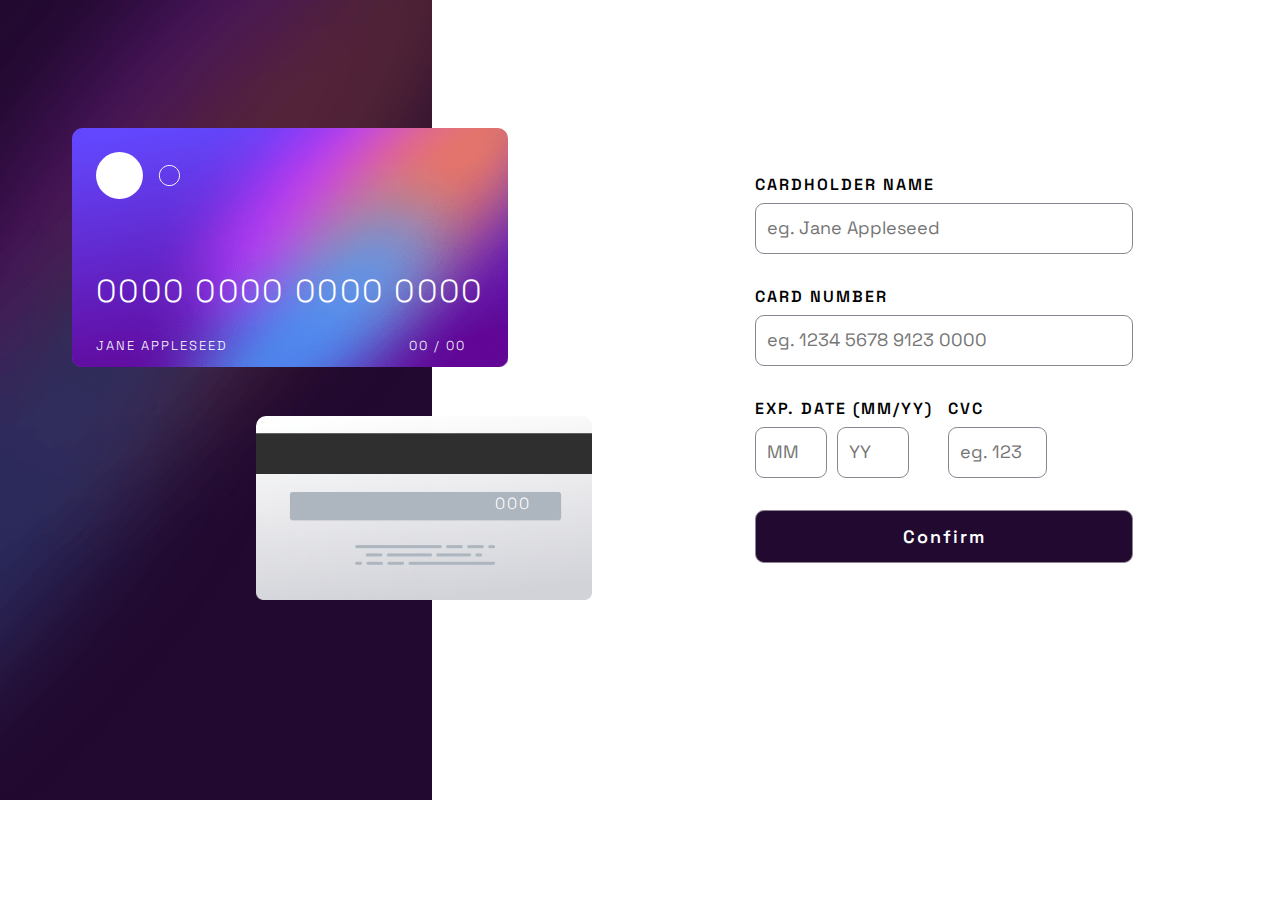
<file: index.html>
<!DOCTYPE html>
<html lang="en">
<head>
  <meta charset="UTF-8">
  <meta name="viewport" content="width=device-width, initial-scale=1.0"> <!-- displays site properly based on user's device -->

  <link rel="icon" type="image/png" sizes="32x32" href="./images/favicon-32x32.png">
  
   <title>Frontend Mentor | Interactive card details form</title>

    <!-- Google fonts -->
    <link rel="preconnect" href="https://fonts.googleapis.com">
    <link rel="preconnect" href="https://fonts.gstatic.com" crossorigin>
    <link href="https://fonts.googleapis.com/css2?family=Space+Grotesk:wght@500&display=swap" rel="stylesheet">
    <link rel="stylesheet" href="cache.css">
</head>
<body>

  <!-- 1st Half -->
  <header>
    <section id="index">
      <!-- front card -->
      <div id="cc">
        <img id="negl" class="topg" src=".\images\card-logo.svg">
         <h1 id="cc-numbers" class="topg">
             0000 0000 0000 0000
         </h1>
     <div id="cc-name" class="topg">
      <span id="name-output">JANE APPLESEED </span>
      <span id="date001">00</span>
      <span id="divider">/</span>
      <span id="date002">00</span>
    </div>
  </div>
    <div id="load-am">
    <div class="topg" id="cvc-shii">
      000
    </div>
   </div>
   </section>
  </header>

  <!-- 2nd Half  -->
   <div id="scnd">
    <form id="form" name="card-details">
      <div class="contain">
      <div class="tits">
        CARDHOLDER NAME
      </div>
      <input id="name-input" type="text" class="birkins" placeholder="eg. Jane Appleseed" maxlength="16">
      <div id="err001"> Can't be blank bro!
      </div>
    </div>
    <div class="contain">
      <DIV class="tits">
        CARD NUMBER
      </DIV>
      <input id="numbers-input" type="text" class="birkins" maxlength="16" aria-placeholder="Put in your credit card-number here" placeholder="eg. 1234 5678 9123 0000 " >
      <div id="err002">
      </div>
    </div>
    <div class="contain">
      <div class="tits">
        EXP. DATE (MM/YY) <span id="minor"> CVC</span>
      </div>
      <!-- minis -->
      <section class="box">
        <input id="mini001" type="number" placeholder="MM" max="2">
        <input id="mini002" type="number" placeholder="YY" max="2">
        <input id="mini003" type="number" placeholder="eg. 123" max="3">
        <span id="err003b"> Can't be blank!</span>
      </section>
      <div id="err">
        <span id="err003a">Can't be blank!</span>
      </div>
    </div>
      <input type="submit" class="submit" id="submit001" value="Confirm">
    </form>
    <!-- sucess msg -->
  <div id="sxcs">
    <img id="good" src=".\images\icon-complete.svg" alt="check-mate">
    <div id="ty">THANK YOU!</div>
    <div id="ty2">We've added your card details</div>
    <input type="button" class="submit" id="submit002" value="Continue">
  </div>
  </div>

  


<script src="default.js"></script>
  
</body>
</html>
</file>
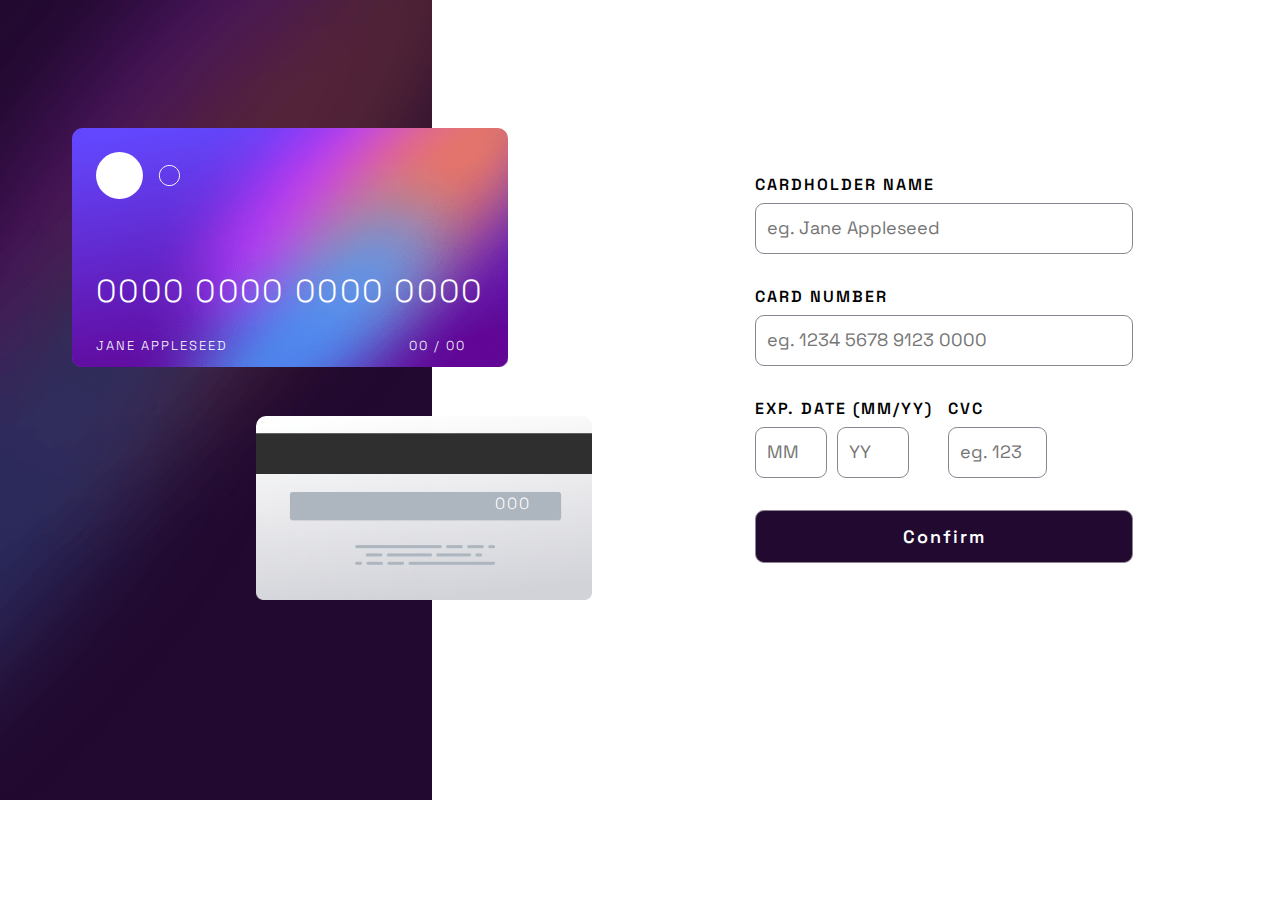
<file: docs/index.html>
<!DOCTYPE html>
<html lang="en">
<head>
  <meta charset="UTF-8">
  <meta name="viewport" content="width=device-width, initial-scale=1.0"> <!-- displays site properly based on user's device -->

  <link rel="icon" type="image/png" sizes="32x32" href="./images/favicon-32x32.png">
  
   <title>Frontend Mentor | Interactive card details form</title>

    <!-- Google fonts -->
    <link rel="preconnect" href="https://fonts.googleapis.com">
    <link rel="preconnect" href="https://fonts.gstatic.com" crossorigin>
    <link href="https://fonts.googleapis.com/css2?family=Space+Grotesk:wght@500&display=swap" rel="stylesheet">
    <link rel="stylesheet" href="cache.css">
</head>
<body>

  <!-- 1st Half -->
  <header>
    <section id="index">
      <!-- front card -->
      <div id="cc">
        <img id="negl" class="topg" src="\images\card-logo.svg">
         <h1 id="cc-numbers" class="topg">
             0000 0000 0000 0000
         </h1>
     <div id="cc-name" class="topg">
      <span id="name-output">JANE APPLESEED </span>
      <span id="date001">00</span>
      <span id="divider">/</span>
      <span id="date002">00</span>
    </div>
  </div>
    <div id="load-am">
    <div class="topg" id="cvc-shii">
      000
    </div>
   </div>
   </section>
  </header>

  <!-- 2nd Half  -->
   <div id="scnd">
    <form id="form" name="card-details">
      <div class="contain">
      <div class="tits">
        CARDHOLDER NAME
      </div>
      <input id="name-input" type="text" class="birkins" placeholder="eg. Jane Appleseed" maxlength="16">
      <div id="err001"> Can't be blank bro!
      </div>
    </div>
    <div class="contain">
      <DIV class="tits">
        CARD NUMBER
      </DIV>
      <input id="numbers-input" type="text" class="birkins" maxlength="16" aria-placeholder="Put in your credit card-number here" placeholder="eg. 1234 5678 9123 0000 " >
      <div id="err002">
      </div>
    </div>
    <div class="contain">
      <div class="tits">
        EXP. DATE (MM/YY) <span id="minor"> CVC</span>
      </div>
      <!-- minis -->
      <section class="box">
        <input id="mini001" type="number" placeholder="MM" max="2">
        <input id="mini002" type="number" placeholder="YY" max="2">
        <input id="mini003" type="number" placeholder="eg. 123" max="3">
        <span id="err003b"> Can't be blank!</span>
      </section>
      <div id="err">
        <span id="err003a">Can't be blank!</span>
      </div>
    </div>
      <input type="submit" class="submit" id="submit001" value="Confirm">
    </form>
    <!-- sucess msg -->
  <div id="sxcs">
    <img id="good" src="..\images\icon-complete.svg" alt="check-mate">
    <div id="ty">THANK YOU!</div>
    <div id="ty2">We've added your card details</div>
    <input type="button" class="submit" id="submit002" value="Continue">
  </div>
  </div>

  


<script src="default.js"></script>
  
</body>
</html>
</file>
<file: cache.css>
/* prototype */
*,
*::before,
*::after {
  box-sizing: border-box;
}

* {
  margin: 0;
  padding: 0;
}


img, svg
 {
  display: block;
  max-width: 100%;
}

a { 
  text-decoration: none;
  display: inline-block;
}
input[type="number"]::-webkit-inner-spin-button,
  input[type="number"]::-webkit-outer-spin-button {
    -webkit-appearance: none;
    margin: 0;
  }

  input[type="number"] {
    -moz-appearance: textfield;
  }
/* end of prototype */

/* Personal template */

html, ::placeholder {
    font-family:"Space Grotesk", sans-serif;
    font-optical-sizing: auto;
}
html{
  letter-spacing: 2px;
  font-weight: 600;
}
input{
  border: 1px solid hsl(279, 6%, 55%);
  border-radius: 9px;
  padding: 11px;
  padding-top: 14px;
  padding-bottom: 14px;
  font-family: inherit;
  font-size: inherit;
  cursor: pointer;
  transition-timing-function: ease-in-out;
  transition-duration: 200ms;
}
input:hover{
  border-color: black;
}
.submit:hover{
  transform: scale(1.04);
  transition-property: transform;
transition-timing-function: ease-in-out;
transition-duration: 400ms;
}
.topg{
  z-index: 3;
  font-weight: 100;
}
#cc-name{
  font-size: small;
}
::placeholder{
  font-size:large;
}
 /* End of personal template */

/* Normal\Mobile POV */

body{
  display: flex;
  flex-direction: column;
}

#scnd {
  min-width: 90%;
  margin-top: 9rem;
  padding-bottom: 4rem;
  display: flex;
  flex-direction: column;
  justify-content: center;
  align-items: center;
}
form{
  min-width: inherit;
  padding-left: 0.6rem;
  padding-right: 0.6rem;
}

#mini001, #mini002{
  width: 4.5rem;
  margin-right: 4px;
}
#mini003{
  width:5.8rem;
  margin-left: 1.8rem;
}

.birkins{
  min-width: 100%;
}
#minor{
  margin-left: 9px;
}

  header{
    height: 15rem;
    width: 100%;
    background-image: url(./images/bg-main-mobile.png);
    background-size: cover;
    background-repeat: no-repeat;
    display: flex;
    justify-content: center;
    color: white;
  }
  #index{
    position: relative;
    height: inherit;
    width: inherit;
    margin-right: 2.2rem;
    margin-left: 2.2rem;
    color: white;
  }
  
  #cc{
    display: block;
    background-image: url(./images/bg-card-front.png);
    background-size: contain;
    background-repeat: no-repeat;
    width: 447px;
    height: 245px;
    padding: 0.5rem;
    position: absolute;
    left:-1.5rem;
    top: 8.5rem;
    z-index: 1;
    max-width: 100%;
    border-radius: 10px;
  }
  #load-am{
    background-image: url(./images/bg-card-back.png);
    background-size: contain;
    background-repeat: no-repeat;
    max-width: 100%;
    width: 447px;
    height: 245px;
    border-radius: 10px;
    padding-right: 2.7rem;
    padding-top: 0;
    position: absolute;
    right: -1.5rem;
    top: 2.5rem;
    display: flex;
    align-items: stretch;
    justify-content: end;
  }
  #cc-numbers{
    letter-spacing: 2px;
    margin-top: 1.7rem;
    text-wrap: nowrap;
    font-size: large;
    /* max-width: inherit; */
  }
  #cc-name{
    margin-top: .4rem;
  }
  #date001{
    margin-left:1.7rem;
  }
  .tits{
    margin-bottom: 8px;
  }
  .contain {
    margin-bottom: 2rem;
  }
  
.submit{
  min-width: 100%;
  font-family: inherit;
  font-size: large;
  font-weight: 600;
  background-color: hsl(278, 68%, 11%);
  color: white;
  letter-spacing: 2px;
  margin-bottom: 5rem;
}
#cvc-shii{
  width: max-content;
  margin-top: 28%;
}
.box{
  position: relative;
}
#err001, #err002{
  display: none;
  font-size: medium;
  font-weight: 300;
  letter-spacing: 0px;
  margin-top: 5px;
  color: red;
}
#err003b{
  display: none;
  font-size: medium;
  font-weight: 300;
  letter-spacing: 0px;
  color: red;
  position: absolute;
  left: 12rem;
  top: 100%;
  margin-top: 3px;
}
#err{
  display: none;
  font-size: medium;
  font-weight: 300;
  letter-spacing: 0;
  margin-top: 3px;
  color: red;
}
 #sxcs{
  display: none;
  flex-direction: column;
  align-items: center;
  justify-content: center;
  min-width: inherit;
  margin-top: -2.7rem;
 }
#ty{
  font-size: xx-large;
  font-weight: 300;
  letter-spacing: 6px;
  margin-bottom: 1rem;
}
#ty2{
  font-size: larger;
  color:  hsl(270, 10%, 47%);
  letter-spacing:1px;
  margin-bottom: 2.5rem;
}
#good{
  margin-bottom: 2.5rem;
}
/* Emergency --> TAB POV */
@media (min-width:374px){

header{
  height: 15rem;
  width: 100%;
  background-image: url(./images/bg-main-mobile.png);
  background-size: cover;
  background-repeat: no-repeat;
  position: relative;
}

#index{
  margin-right: 3rem;
  margin-left: 3rem;
}

#cc{
  position: absolute;
  left: -1.7rem;
}

#cc-numbers{
  letter-spacing: 2.8px;
  margin-top: 2.3rem;
  text-wrap: nowrap;
  font-size: larger;
  /* max-width: inherit; */
}
#cc-name{
  margin-top: 1rem;
}
#date001{
  margin-left:3rem;
}

#load-am{
  position: absolute;
  right: -1.7rem;
  top: 2.5rem;
 
}

#mini001, #mini002{
  min-width: 4.5rem;
  margin-right: 4px;
}
#mini003{
  margin-left: 1.8rem;
}
.birkins{
  min-width: 100%;
}
#minor{
  margin-left: 9px;
}
}


/* Tab POV */
@media (min-width:424px){
  header{
    height: 18rem;
  }
  #cc{
    padding: 1.2rem;
    top: 10.6rem;
  }
  #cc-numbers{
    margin-top: 2.9rem;
    font-size: x-large;
    letter-spacing: 2.3px;
  }
  #date001{
    margin-left: 4.8rem;
  }
  #sxcs{
    margin-top: 0;
  }
}

/* Emergency--> post TAB POV*/
@media (min-width:519px){
header{
  height: 21rem;
}
  #cc{
    padding: 1.5rem;
    left: -1rem;
  }
#cc-numbers{
  /* letter-spacing: 3px; */
  margin-top: 4.5rem;
  font-size: xx-large;
}
#cc-name{
  margin-top: 1.6rem;
}
#date001{
  margin-left: 11rem;
}
#load-am{
  right: -1rem;
  padding-right: 3.8rem;
}

}


/* Desktop POV */
@media (min-width:1040px) {
  #scnd{
    padding-bottom: 8rem;
    min-width: 80%;

  }
  form, #sxcs{
    min-width: auto;
    margin-left: auto;
    margin-right: auto;
  }
header{
    min-height: 800px;
    max-height: 900px;
    width: 27rem;
    background-image: url(./images/bg-main-desktop.png);
    background-size: cover;
    background-repeat: no-repeat;
    position: relative;
}
#cc{
  position: absolute;
  left: 1.5rem;
  top:8rem;
  max-width: max-content;
}
#load-am{
  position: absolute;
  right: -13rem;
  top: 26rem;
  width: 500px;
  height: 250px;
}
body{
  flex-direction: row;
}
img{
  /* max-width: 100%; */
}
#mini001, #mini002{
  width: 4.5rem;
  margin-right: 4px;
}
#mini003{
  width: 6.2rem;
  margin-left: 1.8rem;
}
.birkins{
  min-width: 23.6rem;
}
#minor{
  margin-left: 9px;
}
#submit{
  margin-bottom: 0;
}
}


@media (min-width:1330px) {
header{
  width: 29rem;
  background-image: url(./images/bg-main-desktop.png);
  background-size: cover;
  background-repeat: no-repeat;
  position: relative;
}
body{
  overflow-x:hidden ;
  overflow-y: auto;
}

#cc{
  position: absolute;
  left: 4rem;
}
#load-am{
  position: absolute;
  right: -16rem;
}

}
</file>
<file: docs/cache.css>
/* prototype */
*,
*::before,
*::after {
  box-sizing: border-box;
}

* {
  margin: 0;
  padding: 0;
}


img, svg
 {
  display: block;
  max-width: 100%;
}

a { 
  text-decoration: none;
  display: inline-block;
}
input[type="number"]::-webkit-inner-spin-button,
  input[type="number"]::-webkit-outer-spin-button {
    -webkit-appearance: none;
    margin: 0;
  }

  input[type="number"] {
    -moz-appearance: textfield;
  }
/* end of prototype */

/* Personal template */

html, ::placeholder {
    font-family:"Space Grotesk", sans-serif;
    font-optical-sizing: auto;
}
html{
  letter-spacing: 2px;
  font-weight: 600;
}
input{
  border: 1px solid hsl(279, 6%, 55%);
  border-radius: 9px;
  padding: 11px;
  padding-top: 14px;
  padding-bottom: 14px;
  font-family: inherit;
  font-size: inherit;
  cursor: pointer;
  transition-timing-function: ease-in-out;
  transition-duration: 200ms;
}
input:hover{
  border-color: black;
}
.submit:hover{
  transform: scale(1.04);
  transition-property: transform;
transition-timing-function: ease-in-out;
transition-duration: 400ms;
}
.topg{
  z-index: 3;
  font-weight: 100;
}
#cc-name{
  font-size: small;
}
::placeholder{
  font-size:large;
}
 /* End of personal template */

/* Normal\Mobile POV */

body{
  display: flex;
  flex-direction: column;
}

#scnd {
  min-width: 90%;
  margin-top: 9rem;
  padding-bottom: 4rem;
  display: flex;
  flex-direction: column;
  justify-content: center;
  align-items: center;
}
form{
  min-width: inherit;
  padding-left: 0.6rem;
  padding-right: 0.6rem;
}

#mini001, #mini002{
  width: 4.5rem;
  margin-right: 4px;
}
#mini003{
  width:5.8rem;
  margin-left: 1.8rem;
}

.birkins{
  min-width: 100%;
}
#minor{
  margin-left: 9px;
}

  header{
    height: 15rem;
    width: 100%;
    background-image: url("/images/bg-main-mobile.png");
    background-size: cover;
    background-repeat: no-repeat;
    display: flex;
    justify-content: center;
    color: white;
  }
  #index{
    position: relative;
    height: inherit;
    width: inherit;
    margin-right: 2.2rem;
    margin-left: 2.2rem;
    color: white;
  }
  
  #cc{
    display: block;
    background-image: url("../images/bg-card-front.png");
    background-size: contain;
    background-repeat: no-repeat;
    width: 447px;
    height: 245px;
    padding: 0.5rem;
    position: absolute;
    left:-1.5rem;
    top: 8.5rem;
    z-index: 1;
    max-width: 100%;
    border-radius: 10px;
  }
  #load-am{
    background-image: url("../images/bg-card-back.png");
    background-size: contain;
    background-repeat: no-repeat;
    max-width: 100%;
    width: 447px;
    height: 245px;
    border-radius: 10px;
    padding-right: 2.7rem;
    padding-top: 0;
    position: absolute;
    right: -1.5rem;
    top: 2.5rem;
    display: flex;
    align-items: stretch;
    justify-content: end;
  }
  #cc-numbers{
    letter-spacing: 2px;
    margin-top: 1.7rem;
    text-wrap: nowrap;
    font-size: large;
    /* max-width: inherit; */
  }
  #cc-name{
    margin-top: .4rem;
  }
  #date001{
    margin-left:1.7rem;
  }
  .tits{
    margin-bottom: 8px;
  }
  .contain {
    margin-bottom: 2rem;
  }
  
.submit{
  min-width: 100%;
  font-family: inherit;
  font-size: large;
  font-weight: 600;
  background-color: hsl(278, 68%, 11%);
  color: white;
  letter-spacing: 2px;
  margin-bottom: 5rem;
}
#cvc-shii{
  width: max-content;
  margin-top: 28%;
}
.box{
  position: relative;
}
#err001, #err002{
  display: none;
  font-size: medium;
  font-weight: 300;
  letter-spacing: 0px;
  margin-top: 5px;
  color: red;
}
#err003b{
  display: none;
  font-size: medium;
  font-weight: 300;
  letter-spacing: 0px;
  color: red;
  position: absolute;
  left: 12rem;
  top: 100%;
  margin-top: 3px;
}
#err{
  display: none;
  font-size: medium;
  font-weight: 300;
  letter-spacing: 0;
  margin-top: 3px;
  color: red;
}
 #sxcs{
  display: none;
  flex-direction: column;
  align-items: center;
  justify-content: center;
  min-width: inherit;
  margin-top: -2.7rem;
 }
#ty{
  font-size: xx-large;
  font-weight: 300;
  letter-spacing: 6px;
  margin-bottom: 1rem;
}
#ty2{
  font-size: larger;
  color:  hsl(270, 10%, 47%);
  letter-spacing:1px;
  margin-bottom: 2.5rem;
}
#good{
  margin-bottom: 2.5rem;
}
/* Emergency --> TAB POV */
@media (min-width:374px){

header{
  height: 15rem;
  width: 100%;
  background-image: url("/images/bg-main-mobile.png");
  background-size: cover;
  background-repeat: no-repeat;
  position: relative;
}

#index{
  margin-right: 3rem;
  margin-left: 3rem;
}

#cc{
  position: absolute;
  left: -1.7rem;
}

#cc-numbers{
  letter-spacing: 2.8px;
  margin-top: 2.3rem;
  text-wrap: nowrap;
  font-size: larger;
  /* max-width: inherit; */
}
#cc-name{
  margin-top: 1rem;
}
#date001{
  margin-left:3rem;
}

#load-am{
  position: absolute;
  right: -1.7rem;
  top: 2.5rem;
 
}

#mini001, #mini002{
  min-width: 4.5rem;
  margin-right: 4px;
}
#mini003{
  margin-left: 1.8rem;
}
.birkins{
  min-width: 100%;
}
#minor{
  margin-left: 9px;
}
}


/* Tab POV */
@media (min-width:424px){
  header{
    height: 18rem;
  }
  #cc{
    padding: 1.2rem;
    top: 10.6rem;
  }
  #cc-numbers{
    margin-top: 2.9rem;
    font-size: x-large;
    letter-spacing: 2.3px;
  }
  #date001{
    margin-left: 4.8rem;
  }
  #sxcs{
    margin-top: 0;
  }
}

/* Emergency--> post TAB POV*/
@media (min-width:519px){
header{
  height: 21rem;
}
  #cc{
    padding: 1.5rem;
    left: -1rem;
  }
#cc-numbers{
  /* letter-spacing: 3px; */
  margin-top: 4.5rem;
  font-size: xx-large;
}
#cc-name{
  margin-top: 1.6rem;
}
#date001{
  margin-left: 11rem;
}
#load-am{
  right: -1rem;
  padding-right: 3.8rem;
}

}


/* Desktop POV */
@media (min-width:1040px) {
  #scnd{
    padding-bottom: 8rem;
    min-width: 80%;

  }
  form, #sxcs{
    min-width: auto;
    margin-left: auto;
    margin-right: auto;
  }
header{
    min-height: 800px;
    max-height: 900px;
    width: 27rem;
    background-image: url("/images/bg-main-desktop.png");
    background-size: cover;
    background-repeat: no-repeat;
    position: relative;
}
#cc{
  position: absolute;
  left: 1.5rem;
  top:8rem;
  max-width: max-content;
}
#load-am{
  position: absolute;
  right: -13rem;
  top: 26rem;
  width: 500px;
  height: 250px;
}
body{
  flex-direction: row;
}
img{
  /* max-width: 100%; */
}
#mini001, #mini002{
  width: 4.5rem;
  margin-right: 4px;
}
#mini003{
  width: 6.2rem;
  margin-left: 1.8rem;
}
.birkins{
  min-width: 23.6rem;
}
#minor{
  margin-left: 9px;
}
#submit{
  margin-bottom: 0;
}
}


@media (min-width:1330px) {
header{
  width: 29rem;
  background-image: url("/images/bg-main-desktop.png");
  background-size: cover;
  background-repeat: no-repeat;
  position: relative;
}
body{
  overflow-x:hidden ;
  overflow-y: auto;
}

#cc{
  position: absolute;
  left: 4rem;
}
#load-am{
  position: absolute;
  right: -16rem;
}

}
</file>
